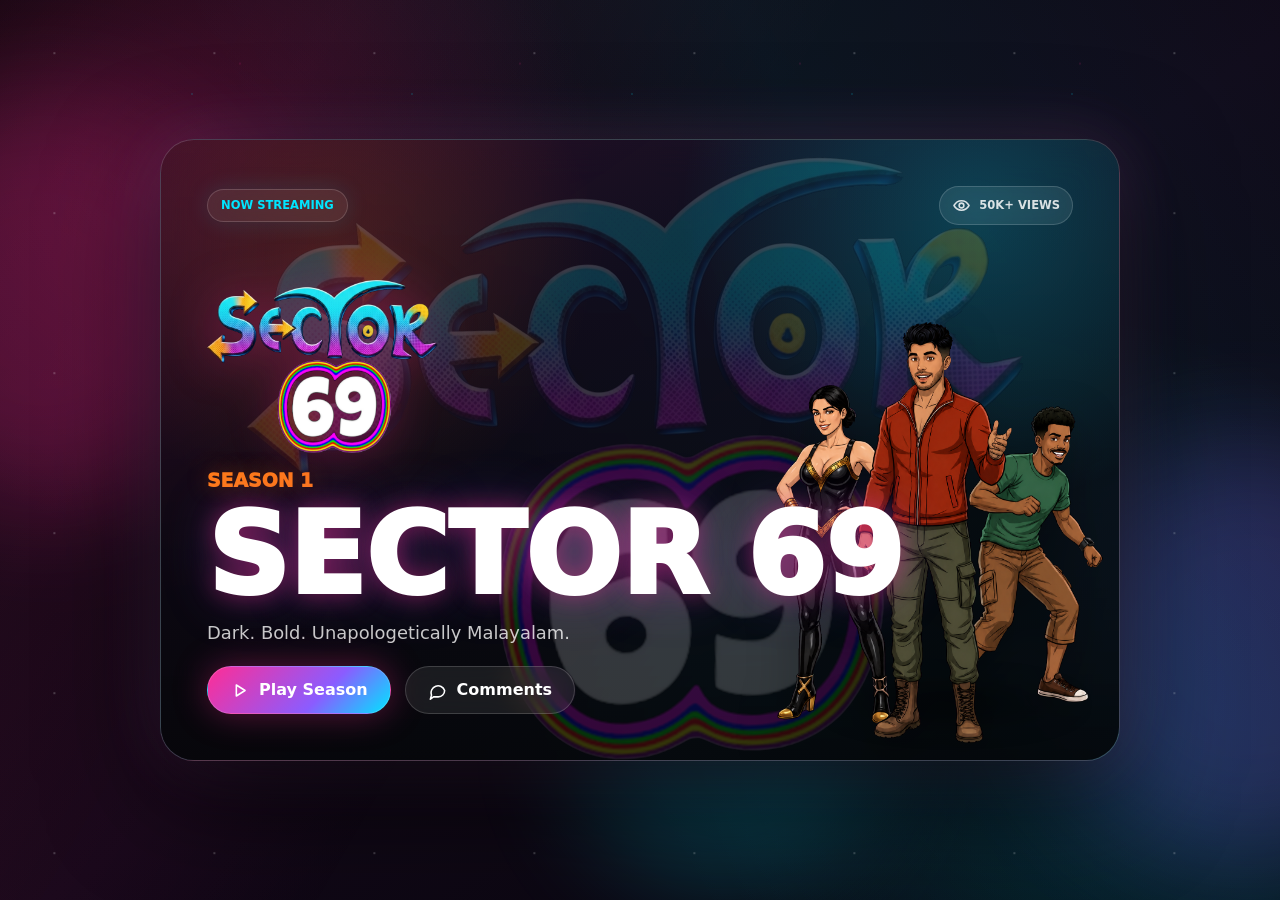
<file: index.html>
<!DOCTYPE html>
<html lang="en">
  <head>
    <meta charset="UTF-8" />
    <meta name="viewport" content="width=device-width, initial-scale=1.0" />
    <meta name="description" content="Sector 69 - Season 1, now streaming in a premium vertical reel experience." />
    <title>Sector 69</title>
    <link rel="preload" href="assets/logo.png" as="image" />
    <link rel="stylesheet" href="css/style.css" />
  </head>
  <body class="landing-page">
    <div class="ambient" aria-hidden="true">
      <span class="orb orb-one"></span>
      <span class="orb orb-two"></span>
      <span class="orb orb-three"></span>
      <div class="landing-stars"></div>
    </div>

    <main class="hero-shell">
      <section class="hero-card" aria-labelledby="heroTitle">
        <div class="hero-card__art" aria-hidden="true">
          <img src="assets/logo.png" alt="" />
        </div>

        <div class="hero-card__content">
          <div class="hero-topline">
            <span class="streaming-label">Now Streaming</span>
            <span class="views-badge" aria-label="50 thousand plus views">
              <svg viewBox="0 0 24 24" aria-hidden="true">
                <path d="M2.5 12s3.4-6 9.5-6 9.5 6 9.5 6-3.4 6-9.5 6-9.5-6-9.5-6Z"></path>
                <circle cx="12" cy="12" r="3"></circle>
              </svg>
              50K+ Views
            </span>
          </div>

          <img class="hero-logo" src="assets/logo.png" alt="Sector 69" />
          <p class="hero-kicker">Season 1</p>
          <h1 id="heroTitle">Sector 69</h1>
          <p class="hero-copy">
            Dark. Bold. Unapologetically Malayalam.
          </p>

          <div class="hero-actions" aria-label="Primary actions">
            <a class="hero-button hero-button--primary" href="warning.html">
              <svg viewBox="0 0 24 24" aria-hidden="true">
                <path d="M8 5v14l11-7-11-7Z"></path>
              </svg>
              Play Season
            </a>
            <a class="hero-button hero-button--ghost" href="comments.html">
              <svg viewBox="0 0 24 24" aria-hidden="true">
                <path d="M21 12a8 8 0 0 1-8 8H7l-4 3 1.4-5.2A8 8 0 1 1 21 12Z"></path>
              </svg>
              Comments
            </a>
          </div>
        </div>

        <div class="hero-card__promo" aria-hidden="true">
          <img src="assets/season-1-characters.png" alt="" />
        </div>
      </section>
    </main>
  </body>
</html>
</file>
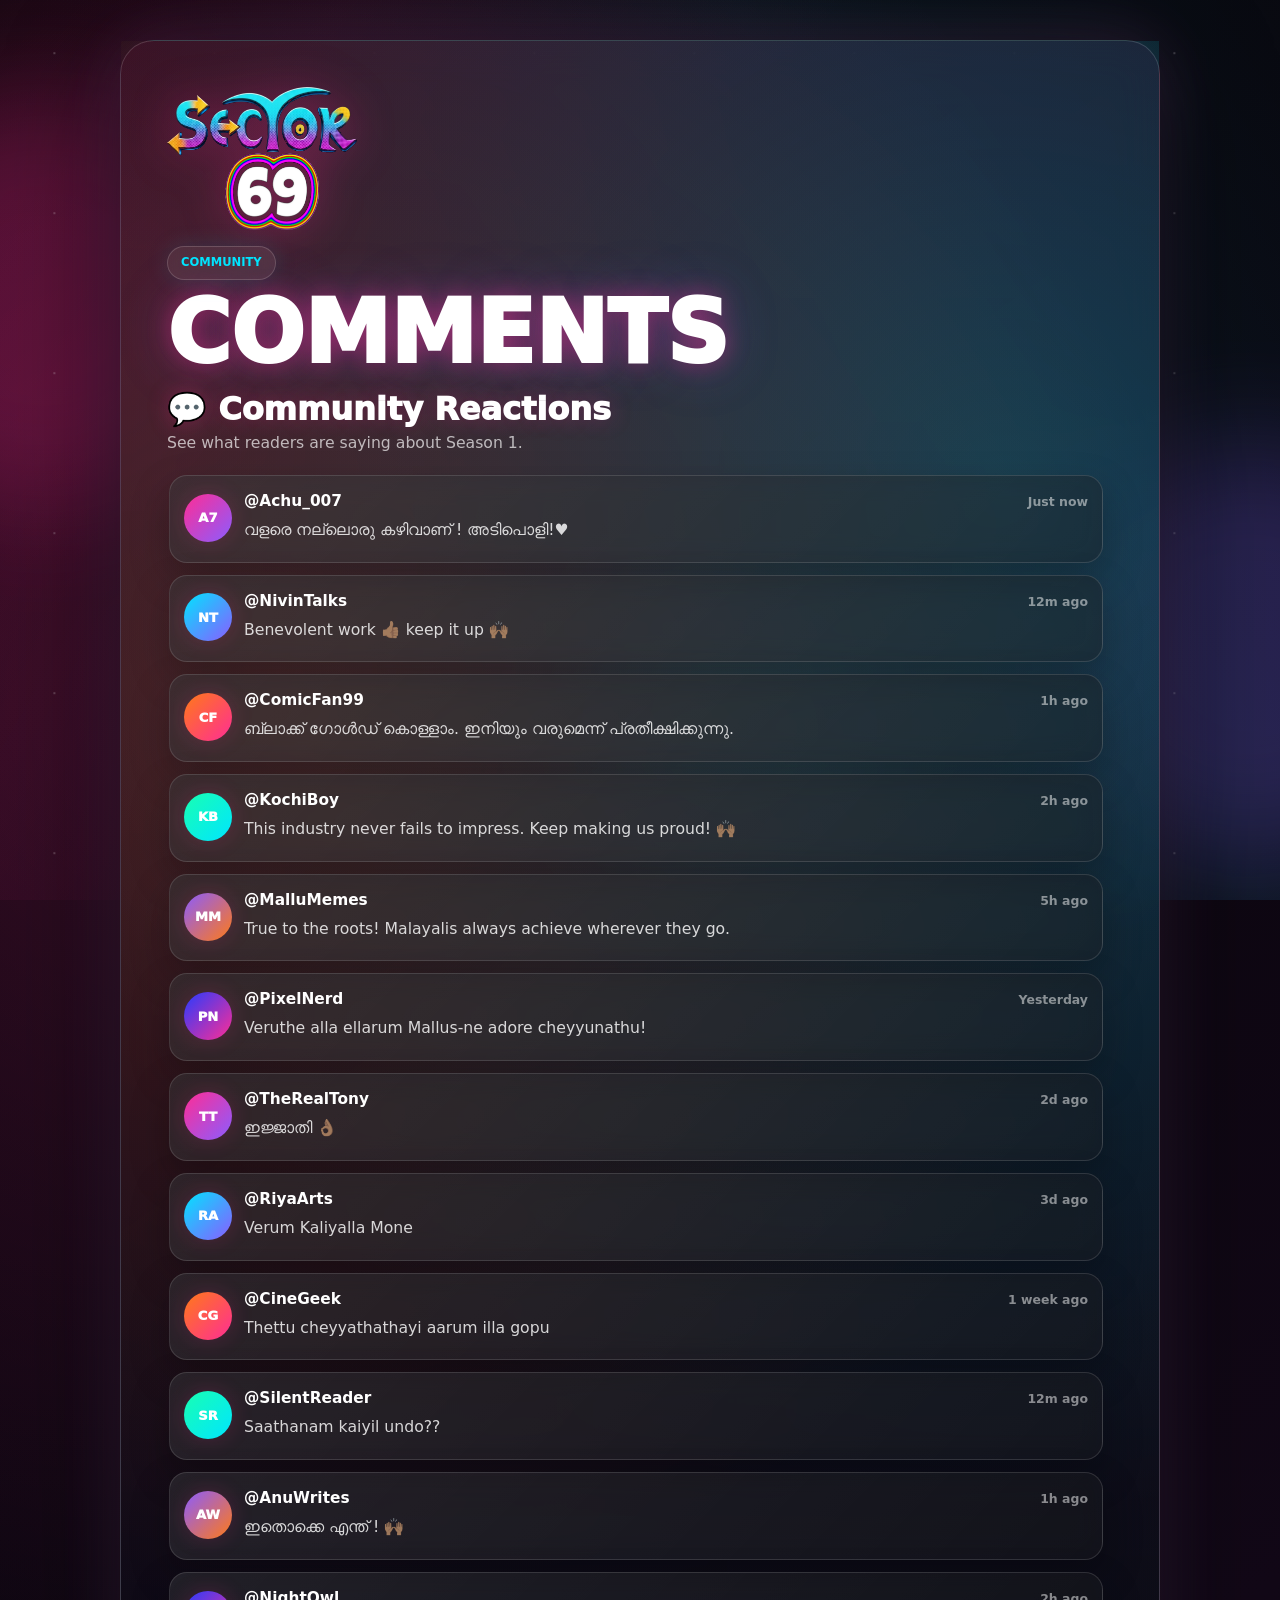
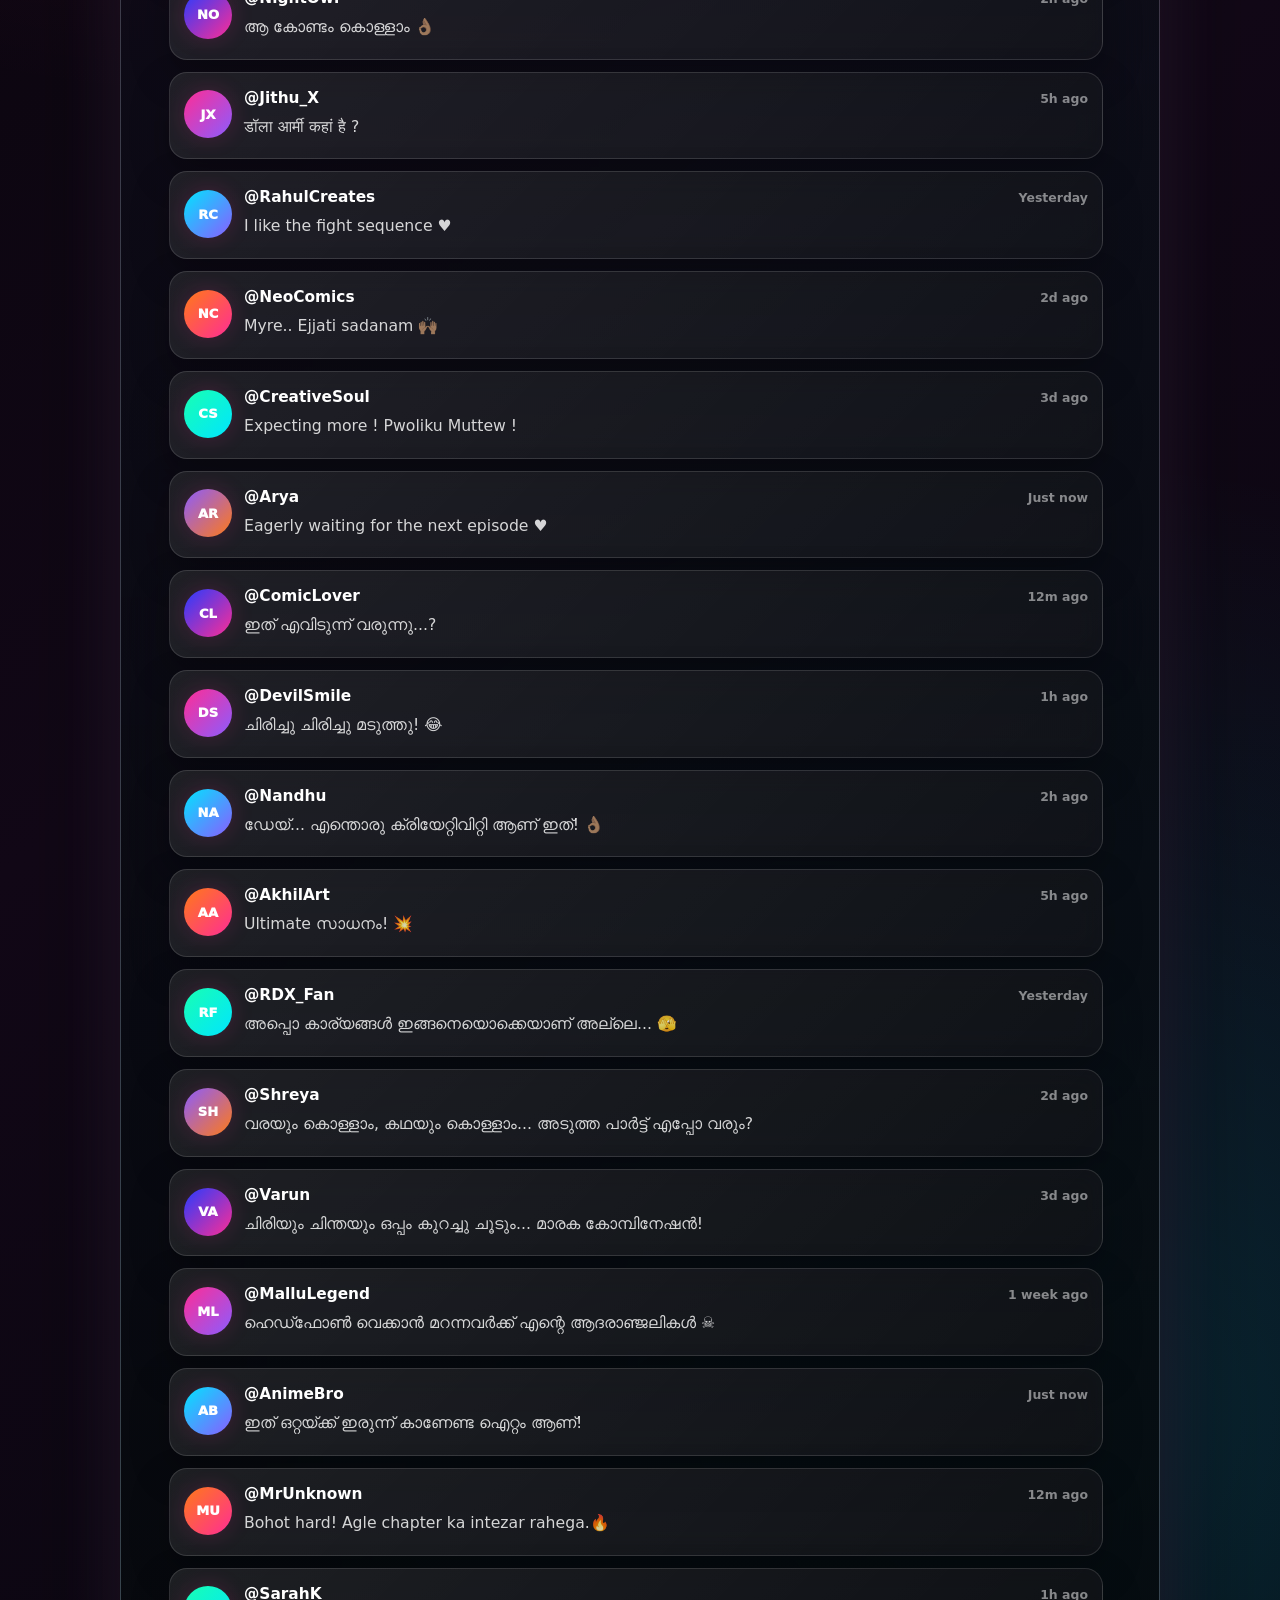
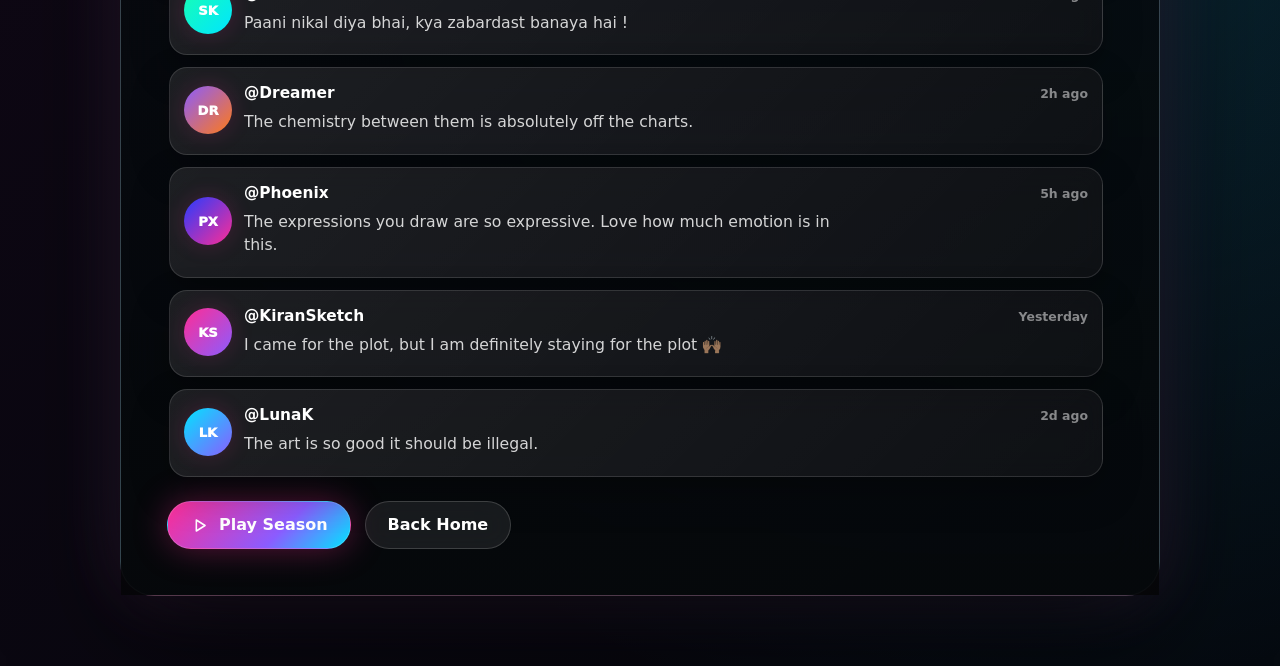
<file: comments.html>
<!DOCTYPE html>
<html lang="en">
  <head>
    <meta charset="UTF-8" />
    <meta name="viewport" content="width=device-width, initial-scale=1.0" />
    <meta name="description" content="Sector 69 Season 1 comments page." />
    <title>Sector 69 - Comments</title>
    <link rel="preload" href="assets/logo.png" as="image" />
    <link rel="stylesheet" href="css/style.css" />
  </head>
  <body class="comments-page">
    <div class="ambient" aria-hidden="true">
      <span class="orb orb-one"></span>
      <span class="orb orb-two"></span>
      <span class="orb orb-three"></span>
      <div class="landing-stars"></div>
    </div>

    <main class="comments-shell">
      <section class="comments-card" aria-labelledby="commentsTitle">
        <img class="comments-logo" src="assets/logo.png" alt="Sector 69" />
        <span class="streaming-label">Community</span>
        <h1 id="commentsTitle">Comments</h1>
        <div class="comments-section-header">
          <h2>💬 Community Reactions</h2>
          <p>See what readers are saying about Season 1.</p>
        </div>

        <div class="comments-feed" aria-label="Community comments">
          <article class="comment-item" style="--delay: 0ms"><div class="comment-avatar avatar-a">A7</div><div class="comment-body"><div class="comment-meta"><strong>@Achu_007</strong><span>Just now</span></div><p>വളരെ നല്ലൊരു കഴിവാണ് ! അടിപൊളി!♥️</p></div></article>
          <article class="comment-item" style="--delay: 35ms"><div class="comment-avatar avatar-b">NT</div><div class="comment-body"><div class="comment-meta"><strong>@NivinTalks</strong><span>12m ago</span></div><p>Benevolent work 👍🏽 keep it up 🙌🏽</p></div></article>
          <article class="comment-item" style="--delay: 70ms"><div class="comment-avatar avatar-c">CF</div><div class="comment-body"><div class="comment-meta"><strong>@ComicFan99</strong><span>1h ago</span></div><p>ബ്ലാക്ക് ഗോൾഡ് കൊള്ളാം. ഇനിയും വരുമെന്ന് പ്രതീക്ഷിക്കുന്നു.</p></div></article>
          <article class="comment-item" style="--delay: 105ms"><div class="comment-avatar avatar-d">KB</div><div class="comment-body"><div class="comment-meta"><strong>@KochiBoy</strong><span>2h ago</span></div><p>This industry never fails to impress. Keep making us proud! 🙌🏽</p></div></article>
          <article class="comment-item" style="--delay: 140ms"><div class="comment-avatar avatar-e">MM</div><div class="comment-body"><div class="comment-meta"><strong>@MalluMemes</strong><span>5h ago</span></div><p>True to the roots! Malayalis always achieve wherever they go.</p></div></article>
          <article class="comment-item" style="--delay: 175ms"><div class="comment-avatar avatar-f">PN</div><div class="comment-body"><div class="comment-meta"><strong>@PixelNerd</strong><span>Yesterday</span></div><p>Veruthe alla ellarum Mallus-ne adore cheyyunathu!</p></div></article>
          <article class="comment-item" style="--delay: 210ms"><div class="comment-avatar avatar-a">TT</div><div class="comment-body"><div class="comment-meta"><strong>@TheRealTony</strong><span>2d ago</span></div><p>ഇജ്ജാതി 👌🏽</p></div></article>
          <article class="comment-item" style="--delay: 245ms"><div class="comment-avatar avatar-b">RA</div><div class="comment-body"><div class="comment-meta"><strong>@RiyaArts</strong><span>3d ago</span></div><p>Verum Kaliyalla Mone</p></div></article>
          <article class="comment-item" style="--delay: 280ms"><div class="comment-avatar avatar-c">CG</div><div class="comment-body"><div class="comment-meta"><strong>@CineGeek</strong><span>1 week ago</span></div><p>Thettu cheyyathathayi aarum illa gopu</p></div></article>
          <article class="comment-item" style="--delay: 315ms"><div class="comment-avatar avatar-d">SR</div><div class="comment-body"><div class="comment-meta"><strong>@SilentReader</strong><span>12m ago</span></div><p>Saathanam kaiyil undo??</p></div></article>
          <article class="comment-item" style="--delay: 350ms"><div class="comment-avatar avatar-e">AW</div><div class="comment-body"><div class="comment-meta"><strong>@AnuWrites</strong><span>1h ago</span></div><p>ഇതൊക്കെ എന്ത് ! 🙌🏽</p></div></article>
          <article class="comment-item" style="--delay: 385ms"><div class="comment-avatar avatar-f">NO</div><div class="comment-body"><div class="comment-meta"><strong>@NightOwl</strong><span>2h ago</span></div><p>ആ കോണ്ടം കൊള്ളാം 👌🏽</p></div></article>
          <article class="comment-item" style="--delay: 420ms"><div class="comment-avatar avatar-a">JX</div><div class="comment-body"><div class="comment-meta"><strong>@Jithu_X</strong><span>5h ago</span></div><p>डॉला आर्मी कहां है ?</p></div></article>
          <article class="comment-item" style="--delay: 455ms"><div class="comment-avatar avatar-b">RC</div><div class="comment-body"><div class="comment-meta"><strong>@RahulCreates</strong><span>Yesterday</span></div><p>I like the fight sequence ♥️</p></div></article>
          <article class="comment-item" style="--delay: 490ms"><div class="comment-avatar avatar-c">NC</div><div class="comment-body"><div class="comment-meta"><strong>@NeoComics</strong><span>2d ago</span></div><p>Myre.. Ejjati sadanam 🙌🏽</p></div></article>
          <article class="comment-item" style="--delay: 525ms"><div class="comment-avatar avatar-d">CS</div><div class="comment-body"><div class="comment-meta"><strong>@CreativeSoul</strong><span>3d ago</span></div><p>Expecting more ! Pwoliku Muttew !</p></div></article>
          <article class="comment-item" style="--delay: 560ms"><div class="comment-avatar avatar-e">AR</div><div class="comment-body"><div class="comment-meta"><strong>@Arya</strong><span>Just now</span></div><p>Eagerly waiting for the next episode ♥️</p></div></article>
          <article class="comment-item" style="--delay: 595ms"><div class="comment-avatar avatar-f">CL</div><div class="comment-body"><div class="comment-meta"><strong>@ComicLover</strong><span>12m ago</span></div><p>ഇത് എവിടുന്ന് വരുന്നു...?</p></div></article>
          <article class="comment-item" style="--delay: 630ms"><div class="comment-avatar avatar-a">DS</div><div class="comment-body"><div class="comment-meta"><strong>@DevilSmile</strong><span>1h ago</span></div><p>ചിരിച്ചു ചിരിച്ചു മടുത്തു! 😂</p></div></article>
          <article class="comment-item" style="--delay: 665ms"><div class="comment-avatar avatar-b">NA</div><div class="comment-body"><div class="comment-meta"><strong>@Nandhu</strong><span>2h ago</span></div><p>ഡേയ്... എന്തൊരു ക്രിയേറ്റിവിറ്റി ആണ് ഇത്! 👌🏽</p></div></article>
          <article class="comment-item" style="--delay: 700ms"><div class="comment-avatar avatar-c">AA</div><div class="comment-body"><div class="comment-meta"><strong>@AkhilArt</strong><span>5h ago</span></div><p>Ultimate സാധനം! 💥</p></div></article>
          <article class="comment-item" style="--delay: 735ms"><div class="comment-avatar avatar-d">RF</div><div class="comment-body"><div class="comment-meta"><strong>@RDX_Fan</strong><span>Yesterday</span></div><p>അപ്പൊ കാര്യങ്ങൾ ഇങ്ങനെയൊക്കെയാണ് അല്ലെ... 🫣</p></div></article>
          <article class="comment-item" style="--delay: 770ms"><div class="comment-avatar avatar-e">SH</div><div class="comment-body"><div class="comment-meta"><strong>@Shreya</strong><span>2d ago</span></div><p>വരയും കൊള്ളാം, കഥയും കൊള്ളാം... അടുത്ത പാർട്ട്‌ എപ്പോ വരും?</p></div></article>
          <article class="comment-item" style="--delay: 805ms"><div class="comment-avatar avatar-f">VA</div><div class="comment-body"><div class="comment-meta"><strong>@Varun</strong><span>3d ago</span></div><p>ചിരിയും ചിന്തയും ഒപ്പം കുറച്ചു ചൂടും... മാരക കോമ്പിനേഷൻ!</p></div></article>
          <article class="comment-item" style="--delay: 840ms"><div class="comment-avatar avatar-a">ML</div><div class="comment-body"><div class="comment-meta"><strong>@MalluLegend</strong><span>1 week ago</span></div><p>ഹെഡ്ഫോൺ വെക്കാൻ മറന്നവർക്ക് എന്റെ ആദരാഞ്ജലികൾ ☠️</p></div></article>
          <article class="comment-item" style="--delay: 875ms"><div class="comment-avatar avatar-b">AB</div><div class="comment-body"><div class="comment-meta"><strong>@AnimeBro</strong><span>Just now</span></div><p>ഇത് ഒറ്റയ്ക്ക് ഇരുന്ന് കാണേണ്ട ഐറ്റം ആണ്!</p></div></article>
          <article class="comment-item" style="--delay: 910ms"><div class="comment-avatar avatar-c">MU</div><div class="comment-body"><div class="comment-meta"><strong>@MrUnknown</strong><span>12m ago</span></div><p>Bohot hard! Agle chapter ka intezar rahega.🔥</p></div></article>
          <article class="comment-item" style="--delay: 945ms"><div class="comment-avatar avatar-d">SK</div><div class="comment-body"><div class="comment-meta"><strong>@SarahK</strong><span>1h ago</span></div><p>Paani nikal diya bhai, kya zabardast banaya hai !</p></div></article>
          <article class="comment-item" style="--delay: 980ms"><div class="comment-avatar avatar-e">DR</div><div class="comment-body"><div class="comment-meta"><strong>@Dreamer</strong><span>2h ago</span></div><p>The chemistry between them is absolutely off the charts.</p></div></article>
          <article class="comment-item" style="--delay: 1015ms"><div class="comment-avatar avatar-f">PX</div><div class="comment-body"><div class="comment-meta"><strong>@Phoenix</strong><span>5h ago</span></div><p>The expressions you draw are so expressive. Love how much emotion is in this.</p></div></article>
          <article class="comment-item" style="--delay: 1050ms"><div class="comment-avatar avatar-a">KS</div><div class="comment-body"><div class="comment-meta"><strong>@KiranSketch</strong><span>Yesterday</span></div><p>I came for the plot, but I am definitely staying for the plot 🙌🏽</p></div></article>
          <article class="comment-item" style="--delay: 1085ms"><div class="comment-avatar avatar-b">LK</div><div class="comment-body"><div class="comment-meta"><strong>@LunaK</strong><span>2d ago</span></div><p>The art is so good it should be illegal.</p></div></article>
        </div>

        <div class="hero-actions">
          <a class="hero-button hero-button--primary" href="season.html">
            <svg viewBox="0 0 24 24" aria-hidden="true">
              <path d="M8 5v14l11-7-11-7Z"></path>
            </svg>
            Play Season
          </a>
          <a class="hero-button hero-button--ghost" href="index.html">Back Home</a>
        </div>
      </section>
    </main>
  </body>
</html>
</file>
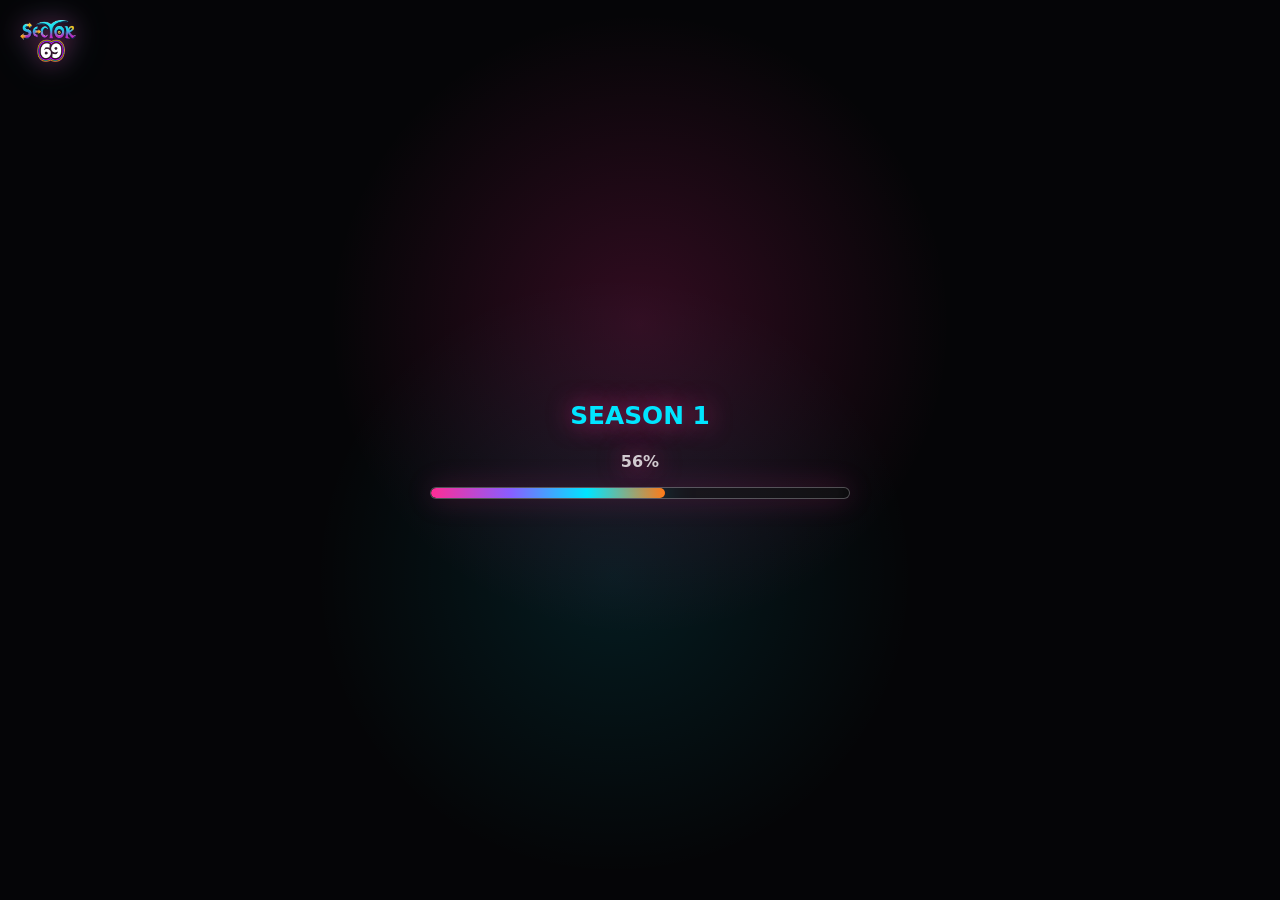
<file: season.html>
<!DOCTYPE html>
<html lang="en">
  <head>
    <meta charset="UTF-8" />
    <meta name="viewport" content="width=device-width, initial-scale=1.0, maximum-scale=1.0, user-scalable=no" />
    <meta name="description" content="Sector 69 - Season 1, a premium Malayalam animated web series reel experience." />
    <title>Sector 69 - Season 1</title>
    <link rel="preload" href="assets/logo.png" as="image" />
    <link rel="stylesheet" href="css/style.css" />
  </head>
  <body class="season-page">
    <header class="site-header" aria-label="Sector69">
      <a class="site-logo-link" href="index.html" aria-label="Go to Sector 69 home">
        <img src="assets/logo.png" class="site-logo" alt="Sector69 Logo" />
      </a>
    </header>

    <div class="ambient" aria-hidden="true">
      <span class="orb orb-one"></span>
      <span class="orb orb-two"></span>
      <span class="orb orb-three"></span>
      <div class="particle-field"></div>
    </div>

    <section class="loader" id="loader" aria-label="Loading Sector 69">
      <div class="loader__core">
        <p class="loader__season">Season 1</p>
        <p class="loader__percent" id="loaderPercent">0%</p>
        <div class="loader__track" aria-hidden="true">
          <span id="loaderBar"></span>
        </div>
      </div>
    </section>

    <main class="reel-feed" id="reelFeed" aria-label="Sector 69 Season 1 video feed">
      <button class="start-button" id="startButton" type="button" aria-label="Play Sector 69 Season 1">
        <span class="start-button__icon"></span>
      </button>
    </main>

    <template id="reelTemplate">
      <article class="reel">
        <div class="reel__stage">
          <video class="reel__backdrop" muted playsinline webkit-playsinline preload="none" aria-hidden="true"></video>
          <video class="reel__video" playsinline webkit-playsinline preload="none"></video>
          <div class="feedback-icon" aria-hidden="true"></div>
          <div class="controls" aria-label="Video controls">
            <button class="control control-play" type="button" aria-label="Play video"></button>
            <div class="progress-wrap">
              <input class="seek" type="range" min="0" max="100" value="0" step="0.1" aria-label="Video progress" />
            </div>
            <button class="control control-mute" type="button" aria-label="Mute"></button>
          </div>
        </div>
      </article>
    </template>

    <script src="js/script.js" defer></script>
  </body>
</html>
</file>
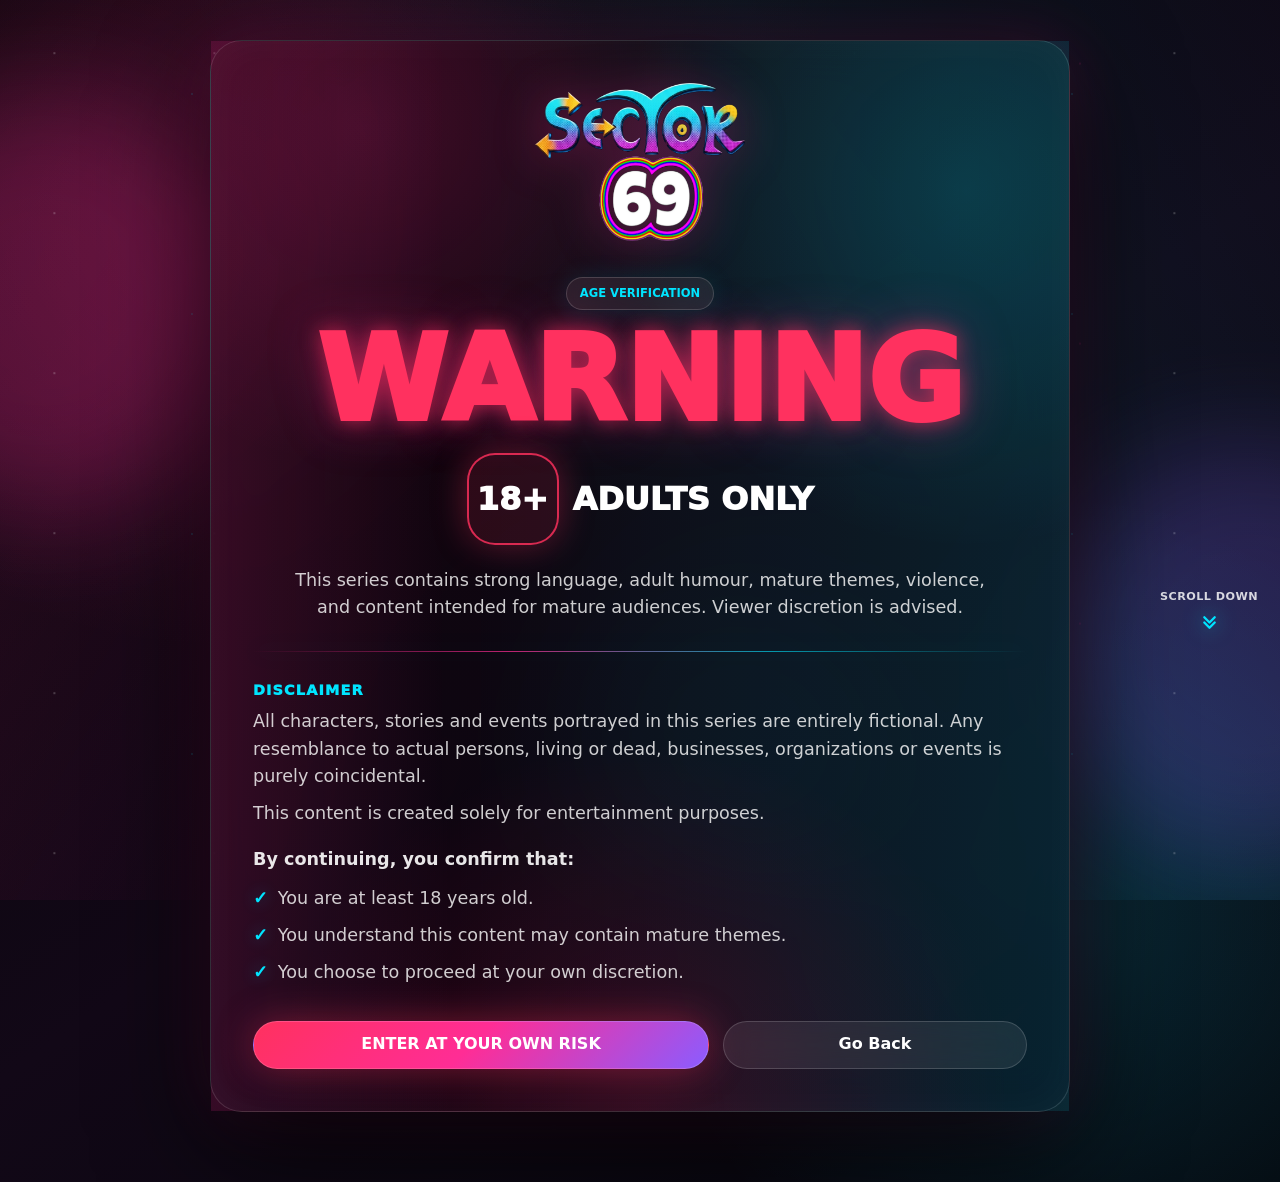
<file: warning.html>
<!DOCTYPE html>
<html lang="en">
  <head>
    <meta charset="UTF-8" />
    <meta name="viewport" content="width=device-width, initial-scale=1.0" />
    <meta name="description" content="Sector 69 Season 1 age verification and disclaimer." />
    <title>Sector 69 - Warning</title>
    <link rel="preload" href="assets/logo.png" as="image" />
    <link rel="stylesheet" href="css/style.css" />
  </head>
  <body class="warning-page">
    <div class="ambient" aria-hidden="true">
      <span class="orb orb-one"></span>
      <span class="orb orb-two"></span>
      <span class="orb orb-three"></span>
      <div class="landing-stars"></div>
    </div>

    <main class="warning-shell">
      <section class="warning-card" aria-labelledby="warningTitle">
        <img class="warning-logo" src="assets/logo.png" alt="Sector 69" />

        <div class="warning-heading">
          <p class="streaming-label">Age Verification</p>
          <h1 id="warningTitle">Warning</h1>
        </div>

        <div class="age-row" aria-label="Adults only">
          <span class="age-badge">18+</span>
          <span class="adults-only">Adults Only</span>
        </div>

        <p class="warning-text">
          This series contains strong language, adult humour, mature themes, violence, and content intended for mature audiences.
          Viewer discretion is advised.
        </p>

        <div class="warning-divider" aria-hidden="true"></div>

        <div class="disclaimer-block">
          <h2>Disclaimer</h2>
          <p>
            All characters, stories and events portrayed in this series are entirely fictional. Any resemblance to actual persons,
            living or dead, businesses, organizations or events is purely coincidental.
          </p>
          <p>This content is created solely for entertainment purposes.</p>
        </div>

        <div class="confirm-block">
          <p>By continuing, you confirm that:</p>
          <ul>
            <li>
              <span aria-hidden="true">✓</span>
              You are at least 18 years old.
            </li>
            <li>
              <span aria-hidden="true">✓</span>
              You understand this content may contain mature themes.
            </li>
            <li>
              <span aria-hidden="true">✓</span>
              You choose to proceed at your own discretion.
            </li>
          </ul>
        </div>

        <div class="warning-actions">
          <a class="hero-button hero-button--danger" href="season.html">Enter At Your Own Risk</a>
          <a class="hero-button hero-button--ghost" href="index.html">Go Back</a>
        </div>
      </section>
    </main>

    <button class="scroll-indicator" type="button" aria-label="Scroll down to disclaimer">
      <span>Scroll Down</span>
      <svg viewBox="0 0 24 24" aria-hidden="true">
        <path d="M7 9l5 5 5-5"></path>
        <path d="M7 14l5 5 5-5"></path>
      </svg>
    </button>

    <script src="js/warning.js" defer></script>
  </body>
</html>
</file>
<file: css/style.css>
:root {
  color-scheme: dark;
  --black: #050507;
  --pink: #ff2d95;
  --purple: #8b5cff;
  --cyan: #00e5ff;
  --orange: #ff7a18;
  --white: #ffffff;
  --glass: rgba(8, 8, 14, 0.58);
  --border: rgba(255, 255, 255, 0.18);
  --shadow: 0 32px 100px rgba(0, 0, 0, 0.78);
}

* {
  box-sizing: border-box;
  -webkit-tap-highlight-color: transparent;
}

html {
  min-height: 100%;
  overflow-x: hidden;
  overflow-y: auto;
  background: var(--black);
  scroll-behavior: smooth;
  touch-action: pan-y;
}

body {
  min-height: 100%;
  margin: 0;
  overflow-x: hidden;
  overflow-y: auto;
  background:
    radial-gradient(circle at 16% 18%, rgba(255, 45, 149, 0.18), transparent 30%),
    radial-gradient(circle at 84% 78%, rgba(0, 229, 255, 0.14), transparent 30%),
    linear-gradient(145deg, #050507 0%, #120817 52%, #05070d 100%);
  color: var(--white);
  font-family: Inter, ui-sans-serif, system-ui, -apple-system, BlinkMacSystemFont, "Segoe UI", sans-serif;
}

img {
  max-width: 100%;
  height: auto;
}

html:has(.season-page),
body.season-page,
body.season-page.is-ready {
  height: 100%;
  overflow: hidden;
}

button,
input {
  font: inherit;
}

button:focus-visible,
input:focus-visible {
  outline: 2px solid var(--cyan);
  outline-offset: 4px;
}

.ambient {
  position: fixed;
  inset: 0;
  z-index: 0;
  overflow: hidden;
  pointer-events: none;
}

.ambient::before {
  position: absolute;
  inset: -20%;
  content: "";
  background:
    linear-gradient(120deg, transparent 0%, rgba(255, 45, 149, 0.08) 28%, transparent 48%),
    linear-gradient(240deg, transparent 6%, rgba(0, 229, 255, 0.07) 36%, transparent 58%);
  animation: backgroundSweep 15s ease-in-out infinite alternate;
}

.orb {
  position: absolute;
  width: min(42vw, 420px);
  aspect-ratio: 1;
  border-radius: 50%;
  filter: blur(56px);
  opacity: 0.22;
  animation: floatOrb 14s ease-in-out infinite alternate;
}

.orb-one {
  left: -13vw;
  top: 10dvh;
  background: var(--pink);
}

.orb-two {
  right: -14vw;
  bottom: 4dvh;
  background: var(--purple);
  animation-delay: -5s;
}

.orb-three {
  left: 45vw;
  top: 65dvh;
  width: min(28vw, 300px);
  background: var(--cyan);
  animation-delay: -9s;
}

.particle-field,
.particle-field span {
  position: absolute;
  inset: 0;
}

.particle-field span {
  left: var(--x);
  top: var(--y);
  width: var(--s);
  height: var(--s);
  border-radius: 999px;
  background: var(--c);
  box-shadow: 0 0 20px var(--c);
  opacity: 0.62;
  animation: liftParticle var(--d) ease-in-out infinite;
  animation-delay: var(--delay);
}

.loader {
  position: fixed;
  inset: 0;
  z-index: 20;
  display: grid;
  place-items: center;
  padding: 28px;
  background:
    radial-gradient(circle at 50% 36%, rgba(255, 45, 149, 0.18), transparent 36%),
    radial-gradient(circle at 48% 64%, rgba(0, 229, 255, 0.1), transparent 34%),
    #050507;
  transition: opacity 800ms ease, visibility 800ms ease, filter 800ms ease;
}

.loader.is-hidden {
  visibility: hidden;
  opacity: 0;
  filter: blur(18px);
}

.loader__core {
  width: min(420px, 90vw);
  text-align: center;
}

.loader__season,
.loader__percent {
  margin: 0;
  text-shadow: 0 0 24px rgba(255, 45, 149, 0.7);
}

.loader__season {
  color: var(--cyan);
  font-size: clamp(1.1rem, 5vw, 1.55rem);
  font-weight: 800;
  text-transform: uppercase;
}

.loader__percent {
  margin-top: 22px;
  color: rgba(255, 255, 255, 0.78);
  font-weight: 800;
}

.loader__track {
  height: 12px;
  margin-top: 16px;
  overflow: hidden;
  border: 1px solid rgba(255, 255, 255, 0.22);
  border-radius: 999px;
  background: rgba(255, 255, 255, 0.08);
  box-shadow: inset 0 0 18px rgba(0, 0, 0, 0.72), 0 0 28px rgba(255, 45, 149, 0.24);
}

.loader__track span {
  display: block;
  width: 0%;
  height: 100%;
  border-radius: inherit;
  background: linear-gradient(90deg, var(--pink), var(--purple), var(--cyan), var(--orange));
  box-shadow: 0 0 30px rgba(0, 229, 255, 0.52);
  transition: width 120ms linear;
}

.reel-feed {
  position: relative;
  z-index: 1;
  height: 100dvh;
  overflow-x: hidden;
  overflow-y: auto;
  overscroll-behavior-y: contain;
  scroll-snap-type: y mandatory;
  scroll-behavior: smooth;
  scrollbar-width: none;
  -webkit-overflow-scrolling: touch;
}

.reel-feed::-webkit-scrollbar {
  display: none;
}

.site-header {
  position: static;
  z-index: 9999;
  background: transparent;
  border: none;
  border-radius: 0;
  box-shadow: none;
  backdrop-filter: none;
  pointer-events: auto;
}

.site-logo-link {
  position: fixed;
  top: calc(20px + env(safe-area-inset-top));
  left: calc(20px + env(safe-area-inset-left));
  z-index: 9999;
  display: block;
  width: 56px;
  height: auto;
  background: transparent;
  border: none;
  border-radius: 0;
  box-shadow: none;
  text-decoration: none;
  pointer-events: auto;
  cursor: pointer;
  opacity: 0;
  animation: logoFadeIn 700ms ease 450ms forwards;
  transition: transform 180ms ease, filter 180ms ease;
}

.site-logo-link:hover,
.site-logo-link:focus-visible {
  transform: scale(1.06);
  filter: drop-shadow(0 0 14px rgba(255, 45, 149, 0.56)) drop-shadow(0 0 22px rgba(0, 229, 255, 0.28));
}

.site-logo {
  width: 56px;
  height: auto;
  display: block;
  object-fit: contain;
  background: transparent;
  border: none;
  border-radius: 0;
  box-shadow: none;
  filter: drop-shadow(0 0 12px rgba(255, 45, 149, 0.45)) drop-shadow(0 0 18px rgba(0, 229, 255, 0.2));
  pointer-events: none;
}

.reel {
  height: 100dvh;
  min-height: 100dvh;
  display: grid;
  place-items: center;
  padding: max(12px, env(safe-area-inset-top)) 12px max(12px, env(safe-area-inset-bottom));
  scroll-snap-align: start;
  scroll-snap-stop: always;
}

.reel__stage {
  position: relative;
  width: min(100vw, 560px);
  height: 100dvh;
  max-height: 100dvh;
  aspect-ratio: 9 / 16;
  overflow: hidden;
  isolation: isolate;
  border-inline: 1px solid rgba(255, 255, 255, 0.12);
  background: #000;
  box-shadow: var(--shadow), 0 0 54px rgba(255, 45, 149, 0.12), 0 0 74px rgba(0, 229, 255, 0.08);
  opacity: 0.82;
}

.reel.is-active .reel__stage {
  opacity: 1;
}

.reel__stage::after {
  position: absolute;
  inset: 0;
  z-index: 2;
  pointer-events: none;
  content: "";
  background:
    linear-gradient(180deg, rgba(0, 0, 0, 0.22), transparent 22%, transparent 70%, rgba(0, 0, 0, 0.44)),
    radial-gradient(circle at 50% 80%, rgba(255, 45, 149, 0.12), transparent 36%);
}

.reel__video,
.reel__backdrop {
  position: absolute;
  inset: 0;
  width: 100%;
  height: 100%;
  display: block;
}

.reel__backdrop {
  z-index: 0;
  object-fit: cover;
  opacity: 0.32;
  filter: blur(24px) saturate(1.45) brightness(0.7);
  transform: scale(1.18);
}

.reel__video {
  z-index: 1;
  object-fit: contain;
  background: transparent;
  cursor: pointer;
  touch-action: manipulation;
}

.reel:first-of-type .reel__video {
  object-fit: cover;
}

.start-button {
  position: fixed;
  inset: 0;
  z-index: 9;
  display: grid;
  width: 100%;
  border: 0;
  place-items: center;
  cursor: pointer;
  background: radial-gradient(circle at center, rgba(255, 45, 149, 0.16), rgba(0, 0, 0, 0.12));
  transition: opacity 300ms ease, visibility 300ms ease, transform 300ms ease;
}

.start-button.is-hidden {
  visibility: hidden;
  opacity: 0;
  transform: scale(1.04);
  pointer-events: none;
}

.start-button__icon {
  width: clamp(96px, 24vw, 132px);
  aspect-ratio: 1;
  display: grid;
  place-items: center;
  border: 1px solid rgba(255, 255, 255, 0.34);
  border-radius: 999px;
  background: linear-gradient(145deg, rgba(255, 45, 149, 0.88), rgba(139, 92, 255, 0.74));
  box-shadow: 0 0 48px rgba(255, 45, 149, 0.52), 0 0 92px rgba(0, 229, 255, 0.2);
  animation: playPulse 1.45s ease-in-out infinite alternate;
  backdrop-filter: blur(18px);
}

.start-button__icon::before,
.feedback-icon::before {
  width: 0;
  height: 0;
  margin-left: 8px;
  border-top: 18px solid transparent;
  border-bottom: 18px solid transparent;
  border-left: 29px solid var(--white);
  content: "";
  filter: drop-shadow(0 0 16px rgba(255, 255, 255, 0.58));
}

.controls {
  position: absolute;
  left: max(16px, env(safe-area-inset-left));
  right: max(16px, env(safe-area-inset-right));
  bottom: max(16px, env(safe-area-inset-bottom));
  z-index: 5;
  display: flex;
  align-items: center;
  gap: 12px;
  max-width: calc(100% - 32px - env(safe-area-inset-left) - env(safe-area-inset-right));
  padding: 12px;
  border: 1px solid var(--border);
  border-radius: 18px;
  background:
    linear-gradient(180deg, rgba(5, 5, 7, 0.22), rgba(5, 5, 7, 0.74)),
    var(--glass);
  box-shadow: 0 18px 46px rgba(0, 0, 0, 0.38);
  opacity: 0;
  transform: translateY(8px);
  pointer-events: none;
  transition: opacity 220ms ease, transform 220ms ease;
  backdrop-filter: blur(18px);
}

.reel.controls-visible .controls,
.reel.is-paused .controls,
.reel:not(.is-playing) .controls {
  opacity: 1;
  transform: translateY(0);
  pointer-events: auto;
}

.control {
  width: 48px;
  height: 48px;
  flex: 0 0 48px;
  display: grid;
  place-items: center;
  border: 1px solid rgba(255, 255, 255, 0.18);
  border-radius: 16px;
  color: var(--white);
  cursor: pointer;
  background: rgba(255, 255, 255, 0.08);
  transition: transform 180ms ease, border-color 180ms ease, background 180ms ease;
}

.control:hover {
  border-color: rgba(0, 229, 255, 0.64);
  background: rgba(0, 229, 255, 0.12);
  transform: translateY(-1px);
}

.control svg {
  width: 24px;
  height: 24px;
  display: block;
  stroke: currentColor;
  fill: none;
  stroke-width: 2;
  stroke-linecap: round;
  stroke-linejoin: round;
}

.control-play::before {
  content: "";
  display: block;
  width: 0;
  height: 0;
  margin-left: 3px;
  border-top: 10px solid transparent;
  border-bottom: 10px solid transparent;
  border-left: 15px solid currentColor;
}

.reel.is-playing .control-play::before {
  width: 5px;
  height: 20px;
  margin-left: 0;
  border: 0;
  background: currentColor;
  box-shadow: 9px 0 0 currentColor;
}

.progress-wrap {
  display: flex;
  align-items: center;
  flex: 1;
  min-width: 0;
  height: 48px;
}

.seek {
  width: 100%;
  accent-color: var(--pink);
  cursor: pointer;
}

.feedback-icon {
  position: absolute;
  left: 50%;
  top: 50%;
  z-index: 6;
  width: 86px;
  aspect-ratio: 1;
  display: grid;
  place-items: center;
  border-radius: 999px;
  background: rgba(5, 5, 7, 0.52);
  box-shadow: 0 0 42px rgba(255, 45, 149, 0.42);
  opacity: 0;
  transform: translate(-50%, -50%) scale(0.82);
  pointer-events: none;
  backdrop-filter: blur(16px);
}

.feedback-icon.is-visible {
  animation: feedbackPop 620ms ease both;
}

.feedback-icon.is-pause::before {
  width: 7px;
  height: 30px;
  margin-left: 0;
  border: 0;
  background: var(--white);
  box-shadow: 13px 0 0 var(--white);
}

@media (min-width: 760px) {
  .reel {
    padding: max(18px, env(safe-area-inset-top)) 18px max(18px, env(safe-area-inset-bottom));
  }

  .reel__stage {
    width: min(72vw, 560px);
    height: min(100dvh, 920px);
    border: 1px solid var(--border);
    border-radius: 30px;
  }
}

@media (orientation: landscape) and (max-height: 560px) {
  .reel__stage {
    width: min(74vw, 760px);
    height: 100dvh;
    border-radius: 18px;
  }

}

@keyframes logoFadeIn {
  from {
    opacity: 0;
    transform: translateY(-6px);
  }
  to {
    opacity: 1;
    transform: translateY(0);
  }
}

@keyframes playPulse {
  to {
    transform: scale(1.06);
  }
}

@keyframes backgroundSweep {
  to {
    transform: translate3d(6%, -5%, 0) scale(1.08);
  }
}

@keyframes floatOrb {
  to {
    transform: translate3d(4vw, -5dvh, 0) scale(1.08);
  }
}

@keyframes liftParticle {
  50% {
    transform: translate3d(18px, -48px, 0);
    opacity: 1;
  }
  100% {
    transform: translate3d(-12px, -88px, 0);
    opacity: 0.15;
  }
}

@keyframes feedbackPop {
  0% {
    opacity: 0;
    transform: translate(-50%, -50%) scale(0.76);
  }
  22% {
    opacity: 1;
    transform: translate(-50%, -50%) scale(1);
  }
  100% {
    opacity: 0;
    transform: translate(-50%, -50%) scale(1.18);
  }
}

@media (prefers-reduced-motion: reduce) {
  *,
  *::before,
  *::after {
    scroll-behavior: auto !important;
    animation-duration: 0.001ms !important;
    animation-iteration-count: 1 !important;
    transition-duration: 0.001ms !important;
  }
}

.landing-page,
.comments-page,
.warning-page {
  min-height: 100dvh;
  overflow-x: hidden;
  overflow-y: auto;
}

html:has(.comments-page),
html:has(.warning-page),
body.comments-page,
body.warning-page {
  width: 100%;
  min-height: 100%;
  overflow-x: hidden;
  overflow-y: auto;
}

body.comments-page,
body.warning-page {
  height: auto;
  padding: 40px 24px 70px;
}

body.comments-page .comments-shell,
body.warning-page .warning-shell {
  min-height: auto;
  display: block;
  padding: 0;
}

.hero-shell,
.comments-shell,
.warning-shell {
  position: relative;
  z-index: 1;
  min-height: 100dvh;
  display: grid;
  place-items: center;
  padding: max(18px, env(safe-area-inset-top)) clamp(16px, 4vw, 48px) max(18px, env(safe-area-inset-bottom));
}

.landing-stars {
  position: absolute;
  inset: 0;
  background-image:
    radial-gradient(circle, rgba(255, 255, 255, 0.72) 0 1px, transparent 1.6px),
    radial-gradient(circle, rgba(0, 229, 255, 0.5) 0 1px, transparent 1.5px),
    radial-gradient(circle, rgba(255, 45, 149, 0.42) 0 1px, transparent 1.5px);
  background-position: 12% 18%, 70% 30%, 38% 78%;
  background-size: 160px 160px, 220px 220px, 280px 280px;
  opacity: 0.28;
  animation: starDrift 18s linear infinite;
}

.hero-card {
  position: relative;
  width: min(100%, 960px);
  min-height: min(620px, calc(100dvh - 36px));
  max-height: none;
  overflow: hidden;
  isolation: isolate;
  border: 1px solid rgba(255, 255, 255, 0.18);
  border-radius: 34px;
  background:
    linear-gradient(145deg, rgba(255, 45, 149, 0.16), rgba(139, 92, 255, 0.08) 36%, rgba(0, 229, 255, 0.1)),
    rgba(8, 8, 14, 0.68);
  box-shadow:
    0 34px 110px rgba(0, 0, 0, 0.72),
    0 0 64px rgba(255, 45, 149, 0.18),
    0 0 86px rgba(0, 229, 255, 0.1);
  backdrop-filter: blur(22px);
  animation: heroRise 760ms cubic-bezier(0.2, 0.9, 0.2, 1) both, cardFloat 6s ease-in-out 1s infinite alternate;
}

.hero-card::before,
.comments-card::before {
  position: absolute;
  inset: 0;
  z-index: -1;
  content: "";
  background:
    radial-gradient(circle at 18% 18%, rgba(255, 122, 24, 0.16), transparent 28%),
    radial-gradient(circle at 85% 12%, rgba(0, 229, 255, 0.22), transparent 30%),
    linear-gradient(180deg, rgba(5, 5, 7, 0.08), rgba(5, 5, 7, 0.86));
}

.hero-card__art {
  position: absolute;
  inset: 0;
  z-index: -1;
  display: grid;
  place-items: center;
  opacity: 0.18;
  filter: saturate(1.25);
}

.hero-card__art img {
  width: min(86vw, 860px);
  max-height: 84%;
  object-fit: contain;
  transform: rotate(-4deg) scale(1.08);
}

.hero-card__promo {
  position: absolute;
  right: 15px;
  bottom: 15px;
  z-index: 1;
  isolation: isolate;
  width: min(35%, 330px);
  height: 82%;
  pointer-events: none;
  opacity: 0;
  animation:
    promoArtRise 900ms cubic-bezier(0.2, 0.9, 0.2, 1) 260ms forwards,
    promoArtFloat 4.8s ease-in-out 1.2s infinite alternate;
}

.hero-card__promo::before {
  display: none;
  content: none;
}

.hero-card__promo::after {
  position: absolute;
  left: 12%;
  right: 4%;
  bottom: 2%;
  z-index: -1;
  height: 12%;
  content: "";
  border-radius: 999px;
  background: radial-gradient(ellipse at center, rgba(0, 0, 0, 0.44), transparent 68%);
  filter: blur(10px);
  pointer-events: none;
}

.hero-card__promo img {
  position: relative;
  z-index: 1;
  width: 100%;
  height: 100%;
  display: block;
  object-fit: contain;
  object-position: center bottom;
  filter: drop-shadow(0 20px 24px rgba(0, 0, 0, 0.36));
}

.hero-card__content {
  position: relative;
  z-index: 2;
  display: flex;
  min-height: inherit;
  max-height: inherit;
  flex-direction: column;
  justify-content: flex-end;
  gap: clamp(10px, 1.8dvh, 16px);
  padding: clamp(20px, 4vw, 46px);
}

.hero-topline {
  display: flex;
  align-items: center;
  justify-content: space-between;
  gap: 14px;
}

.streaming-label,
.views-badge {
  width: fit-content;
  border: 1px solid rgba(255, 255, 255, 0.16);
  border-radius: 999px;
  background: rgba(255, 255, 255, 0.08);
  color: rgba(255, 255, 255, 0.84);
  font-size: 0.72rem;
  font-weight: 900;
  line-height: 1;
  text-transform: uppercase;
  backdrop-filter: blur(16px);
}

.streaming-label {
  padding: 10px 13px;
  color: var(--cyan);
  box-shadow: 0 0 24px rgba(0, 229, 255, 0.12);
}

.views-badge {
  display: inline-flex;
  align-items: center;
  gap: 8px;
  padding: 9px 12px;
}

.views-badge svg,
.hero-button svg {
  width: 19px;
  height: 19px;
  display: block;
  fill: none;
  stroke: currentColor;
  stroke-width: 2;
  stroke-linecap: round;
  stroke-linejoin: round;
}

.hero-logo {
  width: min(230px, 58vw);
  height: auto;
  margin-top: auto;
  object-fit: contain;
  filter: drop-shadow(0 0 24px rgba(255, 45, 149, 0.36));
}

.hero-kicker {
  width: fit-content;
  margin: 0;
  color: var(--orange);
  font-size: clamp(0.92rem, 1.8vw, 1.18rem);
  font-weight: 950;
  text-transform: uppercase;
  text-shadow: 0 0 22px rgba(255, 122, 24, 0.36);
}

.hero-card h1,
.comments-card h1 {
  max-width: 760px;
  margin: 0;
  color: var(--white);
  font-size: clamp(3.5rem, 8.8vw, 7.6rem);
  font-weight: 1000;
  line-height: 0.86;
  text-transform: uppercase;
  text-shadow:
    0 0 24px rgba(255, 45, 149, 0.44),
    0 0 56px rgba(139, 92, 255, 0.28);
}

.hero-copy,
.comments-card p {
  max-width: 620px;
  margin: 0;
  color: rgba(255, 255, 255, 0.78);
  font-size: clamp(0.95rem, 1.6vw, 1.12rem);
  line-height: 1.45;
}

.hero-actions {
  display: flex;
  flex-wrap: wrap;
  align-items: center;
  gap: 14px;
  margin-top: 4px;
}

.hero-button {
  min-height: max(48px, 3rem);
  max-width: 100%;
  display: inline-flex;
  align-items: center;
  justify-content: center;
  gap: 10px;
  padding: 0 22px;
  border: 1px solid rgba(255, 255, 255, 0.16);
  border-radius: 999px;
  color: var(--white);
  font-weight: 900;
  line-height: 1.15;
  text-align: center;
  text-decoration: none;
  white-space: normal;
  transition: transform 180ms ease, box-shadow 180ms ease, border-color 180ms ease;
}

.hero-button--primary {
  background: linear-gradient(135deg, var(--pink), var(--purple) 62%, var(--cyan));
  box-shadow: 0 0 34px rgba(255, 45, 149, 0.34);
}

.hero-button--ghost {
  background: rgba(255, 255, 255, 0.08);
  backdrop-filter: blur(14px);
}

.hero-button:hover {
  border-color: rgba(0, 229, 255, 0.55);
  box-shadow: 0 0 34px rgba(0, 229, 255, 0.22), 0 0 42px rgba(255, 45, 149, 0.22);
  transform: translateY(-2px);
}

.comments-card {
  width: min(1040px, calc(100% - 32px));
  min-height: auto;
  max-height: none;
  overflow: visible;
  display: flex;
  flex-direction: column;
  gap: clamp(10px, 1.8dvh, 16px);
  padding: clamp(20px, 4vw, 46px);
  text-align: left;
  justify-content: flex-start;
  margin: 0 auto;
  position: relative;
  isolation: isolate;
  border: 1px solid rgba(255, 255, 255, 0.18);
  border-radius: 34px;
  background:
    linear-gradient(145deg, rgba(255, 45, 149, 0.16), rgba(139, 92, 255, 0.08) 36%, rgba(0, 229, 255, 0.1)),
    rgba(8, 8, 14, 0.68);
  box-shadow:
    0 34px 110px rgba(0, 0, 0, 0.72),
    0 0 64px rgba(255, 45, 149, 0.18),
    0 0 86px rgba(0, 229, 255, 0.1);
  backdrop-filter: blur(22px);
  animation: heroRise 760ms cubic-bezier(0.2, 0.9, 0.2, 1) both;
}

.comments-logo {
  width: min(190px, 52vw);
  height: auto;
  object-fit: contain;
  filter: drop-shadow(0 0 22px rgba(255, 45, 149, 0.34));
}

.comments-card h1 {
  font-size: clamp(2.6rem, 8vw, 5.4rem);
}

.comments-section-header {
  display: grid;
  gap: 4px;
  margin-top: 4px;
}

.comments-section-header h2 {
  margin: 0;
  color: var(--white);
  font-size: clamp(1.2rem, 3vw, 2rem);
  font-weight: 950;
  text-shadow: 0 0 22px rgba(255, 45, 149, 0.28);
}

.comments-section-header p {
  margin: 0;
  color: rgba(255, 255, 255, 0.68);
  font-size: 0.98rem;
}

.comments-feed {
  display: grid;
  gap: 12px;
  width: 100%;
  height: auto;
  min-height: 0;
  max-height: none;
  overflow: visible;
  padding: 4px 10px 4px 2px;
}

.comment-item {
  display: grid;
  grid-template-columns: 48px 1fr;
  gap: 12px;
  align-items: center;
  padding: 16px 14px 18px;
  border: 1px solid rgba(255, 255, 255, 0.13);
  border-radius: 18px;
  background:
    linear-gradient(135deg, rgba(255, 255, 255, 0.095), rgba(255, 255, 255, 0.035)),
    rgba(8, 8, 14, 0.42);
  box-shadow: 0 16px 38px rgba(0, 0, 0, 0.26);
  opacity: 0;
  transform: translateY(16px);
  animation: commentFadeUp 620ms ease forwards;
  animation-delay: var(--delay);
  transition: transform 180ms ease, border-color 180ms ease, box-shadow 180ms ease;
  backdrop-filter: blur(12px);
}

.comment-item:hover {
  border-color: rgba(0, 229, 255, 0.36);
  box-shadow: 0 20px 46px rgba(0, 0, 0, 0.34), 0 0 24px rgba(255, 45, 149, 0.14);
  transform: translateY(-2px);
}

.comment-avatar {
  width: 48px;
  height: 48px;
  display: grid;
  place-items: center;
  border-radius: 50%;
  color: var(--white);
  font-size: 0.82rem;
  font-weight: 1000;
  box-shadow: 0 0 22px rgba(255, 45, 149, 0.18);
}

.avatar-a {
  background: linear-gradient(135deg, #ff2d95, #8b5cff);
}

.avatar-b {
  background: linear-gradient(135deg, #00e5ff, #8b5cff);
}

.avatar-c {
  background: linear-gradient(135deg, #ff7a18, #ff2d95);
}

.avatar-d {
  background: linear-gradient(135deg, #18ffb2, #00e5ff);
}

.avatar-e {
  background: linear-gradient(135deg, #8b5cff, #ff7a18);
}

.avatar-f {
  background: linear-gradient(135deg, #263cff, #ff2d95);
}

.comment-body {
  min-width: 0;
}

.comment-meta {
  display: flex;
  align-items: baseline;
  justify-content: space-between;
  gap: 10px;
}

.comment-meta strong {
  color: var(--white);
  font-size: 0.96rem;
}

.comment-meta span {
  flex: 0 0 auto;
  color: rgba(255, 255, 255, 0.5);
  font-size: 0.78rem;
  font-weight: 700;
}

.comment-body p {
  margin: 9px 0 2px;
  color: rgba(255, 255, 255, 0.82);
  font-size: 0.98rem;
  line-height: 1.45;
  overflow-wrap: anywhere;
}

@keyframes commentFadeUp {
  to {
    opacity: 1;
    transform: translateY(0);
  }
}

.warning-shell {
  padding-block: max(18px, env(safe-area-inset-top)) max(18px, env(safe-area-inset-bottom));
}

.warning-card {
  position: relative;
  width: min(100%, 860px);
  max-height: none;
  overflow: visible;
  isolation: isolate;
  margin: 0 auto;
  padding: clamp(22px, 4vw, 42px);
  border: 1px solid rgba(255, 255, 255, 0.16);
  border-radius: 32px;
  background:
    radial-gradient(circle at 18% 8%, rgba(255, 45, 149, 0.18), transparent 28%),
    radial-gradient(circle at 88% 14%, rgba(0, 229, 255, 0.16), transparent 30%),
    linear-gradient(145deg, rgba(20, 5, 12, 0.9), rgba(9, 8, 20, 0.88));
  box-shadow:
    0 34px 110px rgba(0, 0, 0, 0.78),
    0 0 62px rgba(255, 45, 149, 0.18),
    inset 0 0 44px rgba(255, 255, 255, 0.035);
  backdrop-filter: blur(22px);
  animation: heroRise 700ms cubic-bezier(0.2, 0.9, 0.2, 1) both;
}

.warning-card::before {
  position: absolute;
  inset: 0;
  z-index: -1;
  content: "";
  background:
    linear-gradient(90deg, rgba(255, 45, 149, 0.16), transparent 28%, rgba(0, 229, 255, 0.12)),
    radial-gradient(circle at 50% 100%, rgba(255, 0, 64, 0.18), transparent 32%);
  opacity: 0.95;
}

.warning-logo {
  width: min(210px, 58vw);
  height: auto;
  display: block;
  margin: 0 auto clamp(16px, 3vw, 24px);
  object-fit: contain;
  filter: drop-shadow(0 0 24px rgba(255, 45, 149, 0.34));
}

.warning-heading {
  display: grid;
  gap: 10px;
  justify-items: center;
  text-align: center;
}

.warning-heading h1 {
  margin: 0;
  color: #ff315f;
  font-size: clamp(3.4rem, 10vw, 7.4rem);
  font-weight: 1000;
  line-height: 0.82;
  text-transform: uppercase;
  text-shadow:
    0 0 20px rgba(255, 49, 95, 0.62),
    0 0 54px rgba(255, 45, 149, 0.38);
  animation: warningPulse 2.4s ease-in-out infinite alternate;
}

.age-row {
  display: flex;
  align-items: center;
  justify-content: center;
  gap: 14px;
  margin-top: clamp(16px, 3vw, 24px);
}

.age-badge {
  display: inline-grid;
  width: 92px;
  height: 92px;
  place-items: center;
  border: 2px solid rgba(255, 49, 95, 0.82);
  border-radius: 28px;
  background: rgba(255, 49, 95, 0.12);
  color: var(--white);
  font-size: 2rem;
  font-weight: 1000;
  box-shadow: 0 0 34px rgba(255, 49, 95, 0.34);
}

.adults-only {
  color: var(--white);
  font-size: clamp(1.25rem, 3vw, 2rem);
  font-weight: 1000;
  text-transform: uppercase;
}

.warning-text,
.disclaimer-block p,
.confirm-block {
  color: rgba(255, 255, 255, 0.8);
  font-size: clamp(0.96rem, 1.7vw, 1.1rem);
  line-height: 1.55;
}

.warning-text {
  max-width: 700px;
  margin: 22px auto 0;
  text-align: center;
}

.warning-divider {
  height: 1px;
  margin: clamp(20px, 4vw, 30px) 0;
  background: linear-gradient(90deg, transparent, rgba(255, 45, 149, 0.72), rgba(0, 229, 255, 0.62), transparent);
  box-shadow: 0 0 22px rgba(0, 229, 255, 0.28);
}

.disclaimer-block h2 {
  margin: 0 0 10px;
  color: var(--cyan);
  font-size: 0.9rem;
  font-weight: 1000;
  letter-spacing: 0.08em;
  text-transform: uppercase;
}

.disclaimer-block p {
  margin: 0;
}

.disclaimer-block p + p {
  margin-top: 10px;
}

.confirm-block {
  margin-top: 18px;
}

.confirm-block p {
  margin: 0 0 12px;
  color: rgba(255, 255, 255, 0.9);
  font-weight: 800;
}

.confirm-block ul {
  display: grid;
  gap: 10px;
  margin: 0;
  padding: 0;
  list-style: none;
}

.confirm-block li {
  display: flex;
  align-items: flex-start;
  gap: 10px;
}

.confirm-block li span {
  color: var(--cyan);
  font-weight: 1000;
  text-shadow: 0 0 16px rgba(0, 229, 255, 0.46);
}

.warning-actions {
  display: grid;
  grid-template-columns: 1.5fr 1fr;
  gap: 14px;
  margin-top: clamp(22px, 4vw, 34px);
}

.hero-button--danger {
  background: linear-gradient(135deg, #ff315f, var(--pink) 48%, var(--purple));
  box-shadow: 0 0 38px rgba(255, 49, 95, 0.38);
  text-transform: uppercase;
}

.scroll-indicator {
  position: fixed;
  right: max(22px, env(safe-area-inset-right));
  top: 68%;
  z-index: 1000;
  display: inline-grid;
  gap: 6px;
  place-items: center;
  padding: 0;
  border: 0;
  border-radius: 0;
  color: var(--white);
  cursor: pointer;
  background: transparent;
  box-shadow: none;
  opacity: 1;
  transform: translateY(-50%);
  transition: opacity 240ms ease, transform 240ms ease, visibility 240ms ease;
  backdrop-filter: none;
}

.scroll-indicator.is-hidden {
  visibility: hidden;
  opacity: 0;
  pointer-events: none;
  transform: translateY(calc(-50% + 10px));
}

.scroll-indicator span {
  color: rgba(255, 255, 255, 0.82);
  font-size: 0.7rem;
  font-weight: 900;
  line-height: 1;
  text-transform: uppercase;
  letter-spacing: 0.04em;
}

.scroll-indicator svg {
  width: 25px;
  height: 25px;
  fill: none;
  stroke: var(--cyan);
  stroke-width: 2.2;
  stroke-linecap: round;
  stroke-linejoin: round;
  filter: drop-shadow(0 0 10px rgba(0, 229, 255, 0.62));
  animation: chevronBounce 1.35s ease-in-out infinite;
}

.scroll-indicator:hover {
  color: var(--cyan);
}

@keyframes warningPulse {
  to {
    text-shadow:
      0 0 28px rgba(255, 49, 95, 0.82),
      0 0 72px rgba(255, 45, 149, 0.52);
  }
}

@keyframes chevronBounce {
  0%,
  100% {
    opacity: 0.92;
    transform: translateY(0);
  }
  50% {
    opacity: 0.55;
    transform: translateY(12px);
  }
}

@keyframes heroRise {
  from {
    opacity: 0;
    transform: translateY(24px) scale(0.98);
  }
  to {
    opacity: 1;
    transform: translateY(0) scale(1);
  }
}

@keyframes cardFloat {
  to {
    transform: translateY(-8px);
  }
}

@keyframes promoArtRise {
  from {
    opacity: 0;
    transform: translateY(22px);
  }
  to {
    opacity: 1;
    transform: translateY(0);
  }
}

@keyframes promoArtFloat {
  to {
    transform: translateY(-4px);
  }
}

@keyframes starDrift {
  to {
    background-position: 12% 120%, 70% 132%, 38% 180%;
  }
}

@media (max-width: 640px) {
  .hero-shell,
  .comments-shell,
  .warning-shell {
    padding: 16px;
  }

  .hero-card {
    min-height: min(680px, calc(100dvh - 32px));
    max-height: none;
    border-radius: 26px;
  }

  .hero-card__promo {
    position: relative;
    right: auto;
    bottom: auto;
    align-self: flex-end;
    width: min(50vw, 210px);
    height: auto;
    margin: 10px 15px 15px auto;
    order: 2;
  }

  .hero-card__promo img {
    height: auto;
  }

  .hero-card__content,
  .comments-card {
    padding: 22px;
  }

  .hero-card__content {
    min-height: auto;
  }

  .comments-card {
    min-height: auto;
    max-height: none;
    overflow: visible;
  }

  .comments-feed {
    max-height: none;
    overflow: visible;
    padding-right: 4px;
  }

  .comment-item {
    grid-template-columns: 42px 1fr;
    gap: 10px;
    padding: 14px 12px 16px;
  }

  .comment-avatar {
    width: 42px;
    height: 42px;
  }

  .comment-meta {
    align-items: flex-start;
    flex-direction: column;
    gap: 2px;
  }

  .hero-topline {
    align-items: flex-start;
    flex-direction: column;
  }

  .hero-card h1 {
    font-size: clamp(2.9rem, 16vw, 4.7rem);
  }

  .hero-actions,
  .hero-button,
  .warning-actions {
    width: 100%;
  }

  .hero-actions {
    align-items: stretch;
  }

  .controls {
    left: max(10px, env(safe-area-inset-left));
    right: max(10px, env(safe-area-inset-right));
    bottom: max(10px, env(safe-area-inset-bottom));
    gap: 8px;
    max-width: calc(100% - 20px - env(safe-area-inset-left) - env(safe-area-inset-right));
    padding: 10px;
    border-radius: 16px;
  }

  .control {
    width: 44px;
    height: 44px;
    flex-basis: 44px;
    border-radius: 14px;
  }

  .progress-wrap {
    height: 44px;
  }

  .warning-card {
    max-height: none;
    border-radius: 26px;
  }

  .age-row,
  .warning-actions {
    grid-template-columns: 1fr;
    flex-direction: column;
    align-items: stretch;
  }

  .age-badge {
    width: 82px;
    height: 82px;
    margin-inline: auto;
  }

  .adults-only,
  .warning-text {
    text-align: center;
  }

  .scroll-indicator {
    right: max(14px, env(safe-area-inset-right));
    top: 70%;
  }

  .scroll-indicator span {
    font-size: 0.62rem;
  }

  .scroll-indicator svg {
    width: 22px;
    height: 22px;
  }
}

@media (max-width: 767px) {
  body.season-page {
    height: 100vh;
    height: 100svh;
    height: 100dvh;
    overflow: hidden;
  }

  body.season-page .reel-feed {
    height: 100vh;
    height: 100svh;
    height: 100dvh;
    overflow-x: hidden;
    overflow-y: auto;
  }

  body.season-page .site-logo-link {
    top: calc(10px + env(safe-area-inset-top));
    left: calc(10px + env(safe-area-inset-left));
    width: clamp(42px, 12vw, 50px);
  }

  body.season-page .site-logo {
    width: 100%;
  }

  body.season-page .reel {
    height: 100vh;
    height: 100svh;
    height: 100dvh;
    min-height: 100vh;
    min-height: 100svh;
    min-height: 100dvh;
    place-items: start center;
    padding: calc(60px + env(safe-area-inset-top)) 10px calc(10px + env(safe-area-inset-bottom));
  }

  body.season-page .reel__stage {
    width: calc(100vw - 20px);
    max-width: 100%;
    height: calc(100vh - 110px);
    height: calc(100svh - 110px);
    height: calc(100dvh - 110px);
    max-height: calc(100vh - 110px);
    max-height: calc(100svh - 110px);
    max-height: calc(100dvh - 110px);
    min-height: 0;
    aspect-ratio: auto;
    border-radius: 18px;
    border-inline: 1px solid rgba(255, 255, 255, 0.12);
  }

  body.season-page .reel__video {
    object-fit: contain;
  }

  body.season-page .reel:first-of-type .reel__video {
    object-fit: contain;
  }

  body.season-page .controls {
    left: max(8px, env(safe-area-inset-left));
    right: max(8px, env(safe-area-inset-right));
    bottom: max(8px, env(safe-area-inset-bottom));
    gap: 8px;
    max-width: calc(100% - 16px - env(safe-area-inset-left) - env(safe-area-inset-right));
    padding: 8px;
    border-radius: 14px;
  }

  body.season-page .control {
    width: 44px;
    height: 44px;
    flex: 0 0 44px;
    border-radius: 13px;
  }

  body.season-page .progress-wrap {
    min-width: 0;
    height: 44px;
  }
}

@media (max-width: 767px) and (orientation: landscape) {
  body.season-page .reel {
    padding: calc(8px + env(safe-area-inset-top)) 54px calc(8px + env(safe-area-inset-bottom));
    place-items: center;
  }

  body.season-page .reel__stage {
    width: min(calc(100vw - 108px), 760px);
    height: calc(100vh - 16px);
    height: calc(100svh - 16px);
    height: calc(100dvh - 16px);
    max-height: calc(100vh - 16px);
    max-height: calc(100svh - 16px);
    max-height: calc(100dvh - 16px);
  }

  body.season-page .site-logo-link {
    width: 42px;
  }
}

@media (min-width: 641px) and (max-width: 980px) {
  .hero-card__promo {
    width: min(34%, 260px);
    height: 68%;
    right: 15px;
    bottom: 15px;
  }
}

@media (max-height: 740px) and (min-width: 641px) {
  .hero-card,
  .hero-card__content,
  .comments-card {
    gap: 10px;
    padding: 28px 44px;
  }

  .hero-logo {
    width: 210px;
  }

  .hero-card h1 {
    font-size: clamp(3.8rem, 7.6vw, 6.6rem);
  }

  .hero-copy {
    max-width: 560px;
    font-size: 0.98rem;
  }

  .hero-button {
    min-height: 46px;
  }

  .hero-card__promo {
    height: 76%;
    width: min(34%, 280px);
  }
}
</file>
